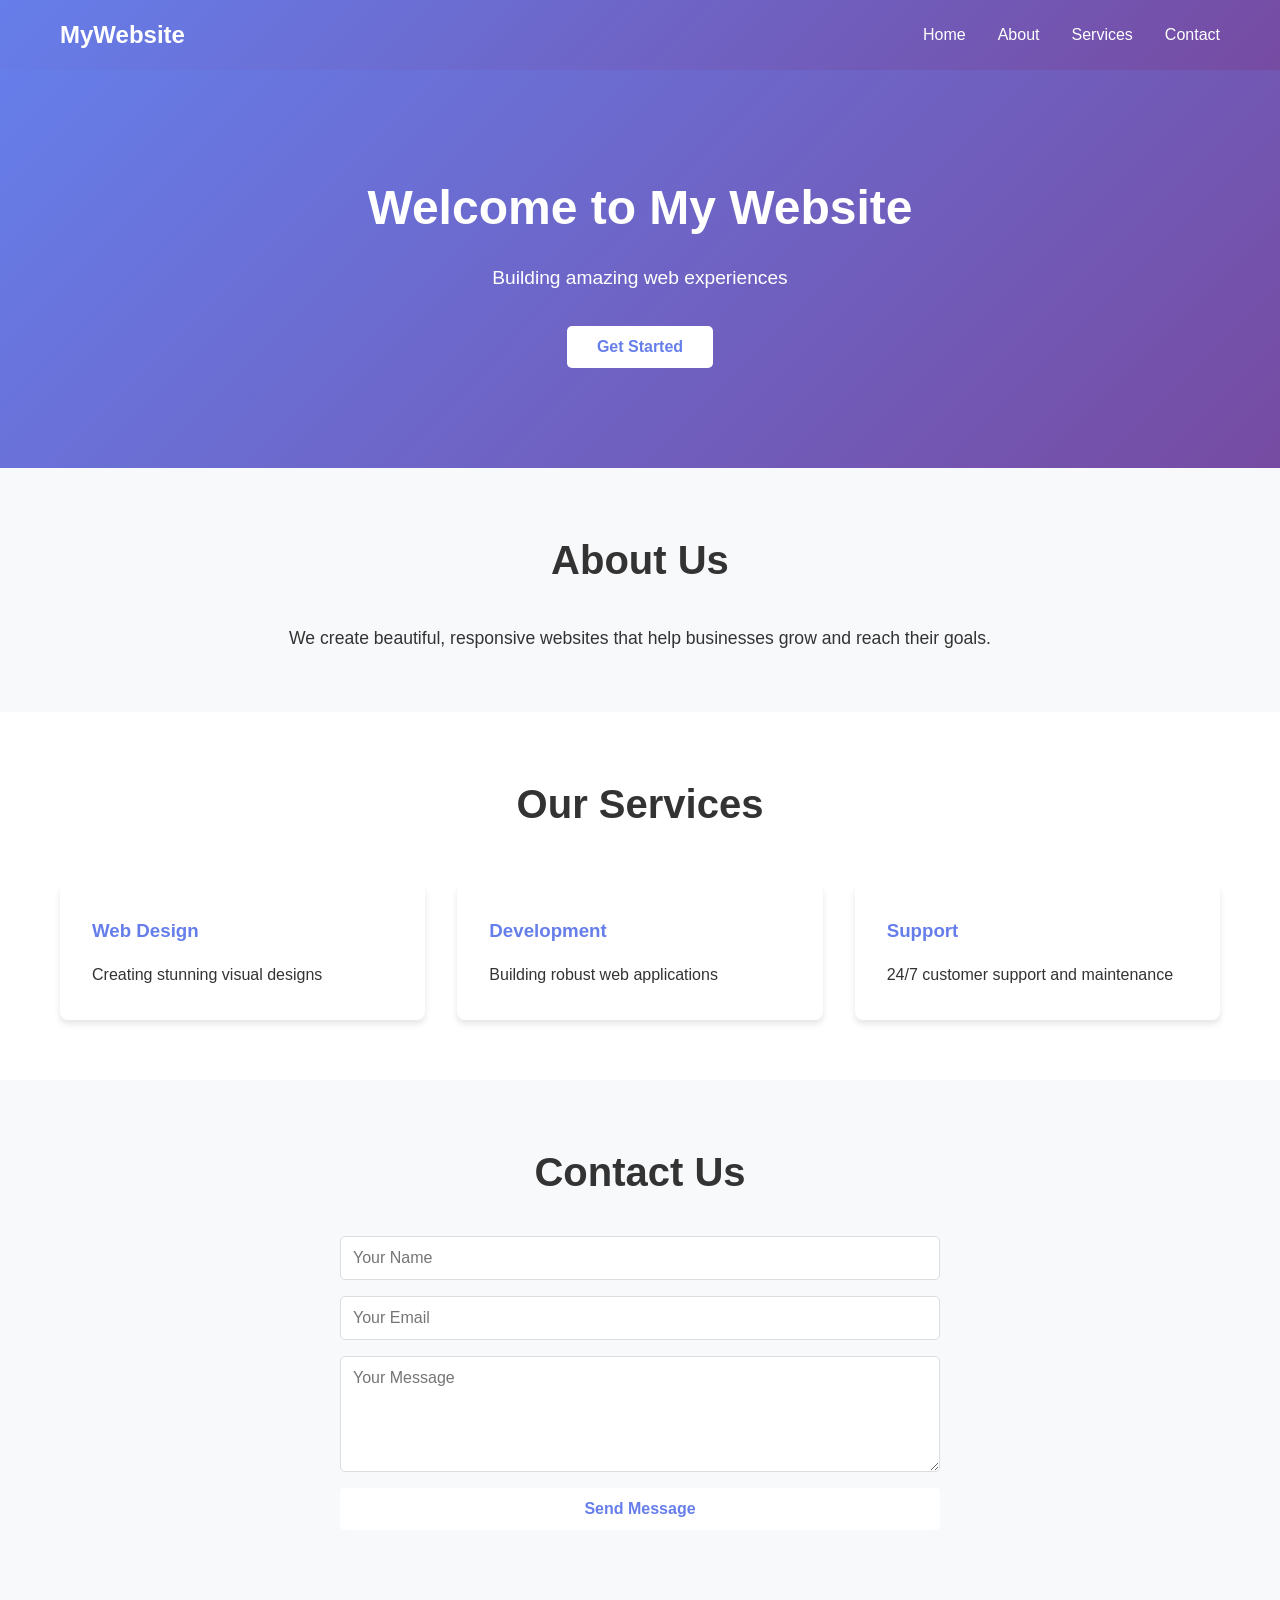
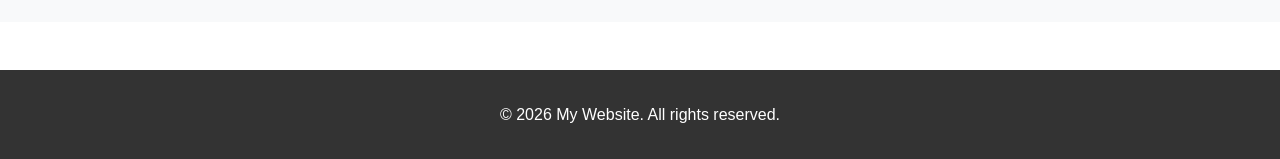
<file: index.html>
<!DOCTYPE html>
<html lang="en">
<head>
    <meta charset="UTF-8">
    <meta name="viewport" content="width=device-width, initial-scale=1.0">
    <title>Welcome - My Website</title>
    <link rel="stylesheet" href="styles.css">
</head>
<body>
    <header>
        <nav class="navbar">
            <div class="container">
                <h1 class="logo">MyWebsite</h1>
                <ul class="nav-links">
                    <li><a href="#home">Home</a></li>
                    <li><a href="#about">About</a></li>
                    <li><a href="#services">Services</a></li>
                    <li><a href="#contact">Contact</a></li>
                </ul>
            </div>
        </nav>
    </header>

    <main>
        <section id="home" class="hero">
            <div class="hero-content">
                <h2>Welcome to My Website</h2>
                <p>Building amazing web experiences</p>
                <button class="cta-button">Get Started</button>
            </div>
        </section>

        <section id="about" class="about">
            <div class="container">
                <h2>About Us</h2>
                <p>We create beautiful, responsive websites that help businesses grow and reach their goals.</p>
            </div>
        </section>

        <section id="services" class="services">
            <div class="container">
                <h2>Our Services</h2>
                <div class="services-grid">
                    <div class="service-card">
                        <h3>Web Design</h3>
                        <p>Creating stunning visual designs</p>
                    </div>
                    <div class="service-card">
                        <h3>Development</h3>
                        <p>Building robust web applications</p>
                    </div>
                    <div class="service-card">
                        <h3>Support</h3>
                        <p>24/7 customer support and maintenance</p>
                    </div>
                </div>
            </div>
        </section>

        <section id="contact" class="contact">
            <div class="container">
                <h2>Contact Us</h2>
                <form class="contact-form">
                    <input type="text" placeholder="Your Name" required>
                    <input type="email" placeholder="Your Email" required>
                    <textarea placeholder="Your Message" rows="5" required></textarea>
                    <button type="submit" class="cta-button">Send Message</button>
                </form>
            </div>
        </section>
    </main>

    <footer>
        <div class="container">
            <p>&copy; 2026 My Website. All rights reserved.</p>
        </div>
    </footer>

    <script src="script.js"></script>
</body>
</html>
</file>
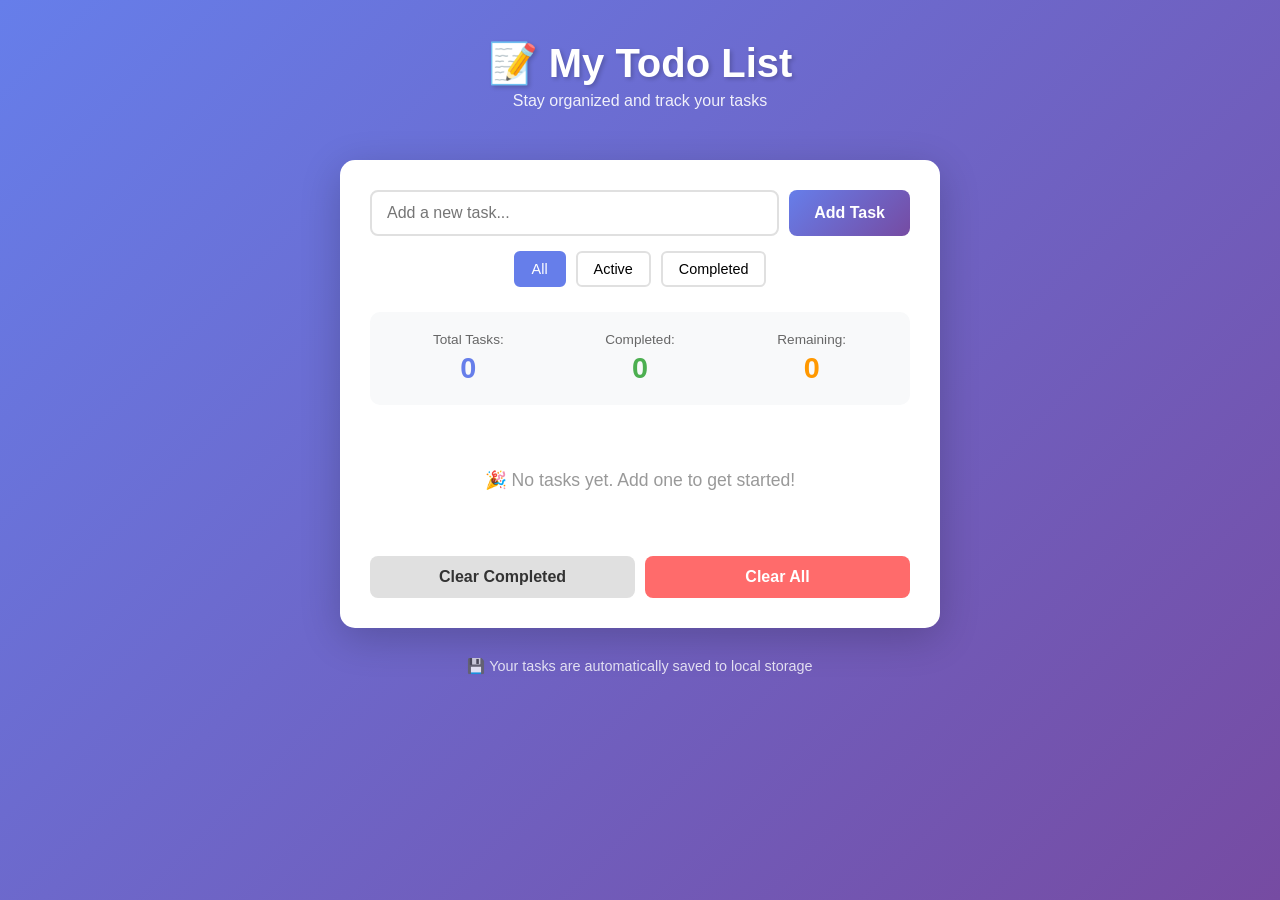
<file: todo-list.html>
<!DOCTYPE html>
<html lang="en">
<head>
    <meta charset="UTF-8">
    <meta name="viewport" content="width=device-width, initial-scale=1.0">
    <title>Todo List App</title>
    <link rel="stylesheet" href="todo-styles.css">
</head>
<body>
    <div class="container">
        <header>
            <h1>📝 My Todo List</h1>
            <p class="subtitle">Stay organized and track your tasks</p>
        </header>

        <main>
            <!-- Input Section -->
            <div class="input-section">
                <div class="input-wrapper">
                    <input 
                        type="text" 
                        id="todoInput" 
                        class="todo-input" 
                        placeholder="Add a new task..."
                        autocomplete="off"
                    >
                    <button id="addBtn" class="add-btn">Add Task</button>
                </div>
                <div class="filter-buttons">
                    <button class="filter-btn active" data-filter="all">All</button>
                    <button class="filter-btn" data-filter="active">Active</button>
                    <button class="filter-btn" data-filter="completed">Completed</button>
                </div>
            </div>

            <!-- Stats Section -->
            <div class="stats-section">
                <div class="stat">
                    <span class="stat-label">Total Tasks:</span>
                    <span class="stat-value" id="totalTasks">0</span>
                </div>
                <div class="stat">
                    <span class="stat-label">Completed:</span>
                    <span class="stat-value completed" id="completedTasks">0</span>
                </div>
                <div class="stat">
                    <span class="stat-label">Remaining:</span>
                    <span class="stat-value pending" id="remainingTasks">0</span>
                </div>
            </div>

            <!-- Todo List -->
            <div class="todo-list" id="todoList">
                <!-- Todos will be inserted here -->
            </div>

            <!-- Empty State -->
            <div class="empty-state" id="emptyState">
                <p>🎉 No tasks yet. Add one to get started!</p>
            </div>

            <!-- Action Buttons -->
            <div class="action-buttons">
                <button id="clearCompleted" class="btn btn-secondary">Clear Completed</button>
                <button id="clearAll" class="btn btn-danger">Clear All</button>
            </div>
        </main>

        <footer>
            <p>💾 Your tasks are automatically saved to local storage</p>
        </footer>
    </div>

    <script src="todo-script.js"></script>
</body>
</html>
</file>
<file: styles.css>
* {
    margin: 0;
    padding: 0;
    box-sizing: border-box;
}

body {
    font-family: 'Segoe UI', Tahoma, Geneva, Verdana, sans-serif;
    line-height: 1.6;
    color: #333;
}

.container {
    max-width: 1200px;
    margin: 0 auto;
    padding: 0 20px;
}

/* Header & Navigation */
header {
    background: linear-gradient(135deg, #667eea 0%, #764ba2 100%);
    color: white;
    position: sticky;
    top: 0;
    z-index: 100;
}

.navbar {
    padding: 1rem 0;
}

.navbar .container {
    display: flex;
    justify-content: space-between;
    align-items: center;
}

.logo {
    font-size: 1.5rem;
    font-weight: bold;
}

.nav-links {
    display: flex;
    list-style: none;
    gap: 2rem;
}

.nav-links a {
    color: white;
    text-decoration: none;
    transition: opacity 0.3s ease;
}

.nav-links a:hover {
    opacity: 0.8;
}

/* Hero Section */
.hero {
    background: linear-gradient(135deg, #667eea 0%, #764ba2 100%);
    color: white;
    padding: 100px 0;
    text-align: center;
}

.hero-content h2 {
    font-size: 3rem;
    margin-bottom: 1rem;
}

.hero-content p {
    font-size: 1.2rem;
    margin-bottom: 2rem;
}

/* CTA Button */
.cta-button {
    background: white;
    color: #667eea;
    border: none;
    padding: 12px 30px;
    font-size: 1rem;
    font-weight: bold;
    border-radius: 5px;
    cursor: pointer;
    transition: transform 0.3s ease, box-shadow 0.3s ease;
}

.cta-button:hover {
    transform: translateY(-2px);
    box-shadow: 0 10px 20px rgba(0, 0, 0, 0.2);
}

/* Sections */
section {
    padding: 60px 0;
}

section h2 {
    font-size: 2.5rem;
    margin-bottom: 2rem;
    text-align: center;
}

.about {
    background: #f8f9fa;
}

.about p {
    font-size: 1.1rem;
    text-align: center;
}

/* Services */
.services-grid {
    display: grid;
    grid-template-columns: repeat(auto-fit, minmax(250px, 1fr));
    gap: 2rem;
    margin-top: 3rem;
}

.service-card {
    background: white;
    padding: 2rem;
    border-radius: 8px;
    box-shadow: 0 4px 6px rgba(0, 0, 0, 0.1);
    transition: transform 0.3s ease;
}

.service-card:hover {
    transform: translateY(-5px);
}

.service-card h3 {
    color: #667eea;
    margin-bottom: 1rem;
}

/* Contact Section */
.contact {
    background: #f8f9fa;
}

.contact-form {
    max-width: 600px;
    margin: 2rem auto;
    display: flex;
    flex-direction: column;
    gap: 1rem;
}

.contact-form input,
.contact-form textarea {
    padding: 12px;
    border: 1px solid #ddd;
    border-radius: 5px;
    font-size: 1rem;
    font-family: inherit;
}

.contact-form input:focus,
.contact-form textarea:focus {
    outline: none;
    border-color: #667eea;
    box-shadow: 0 0 5px rgba(102, 126, 234, 0.3);
}

/* Footer */
footer {
    background: #333;
    color: white;
    text-align: center;
    padding: 2rem 0;
    margin-top: 3rem;
}

/* Responsive */
@media (max-width: 768px) {
    .nav-links {
        gap: 1rem;
    }

    .hero-content h2 {
        font-size: 2rem;
    }

    section h2 {
        font-size: 1.8rem;
    }

    .services-grid {
        grid-template-columns: 1fr;
    }
}
</file>
<file: todo-styles.css>
* {
    margin: 0;
    padding: 0;
    box-sizing: border-box;
}

body {
    font-family: 'Segoe UI', Tahoma, Geneva, Verdana, sans-serif;
    background: linear-gradient(135deg, #667eea 0%, #764ba2 100%);
    min-height: 100vh;
    padding: 20px;
}

.container {
    max-width: 600px;
    margin: 0 auto;
}

/* Header */
header {
    text-align: center;
    color: white;
    margin-bottom: 30px;
    padding: 20px 0;
}

header h1 {
    font-size: 2.5rem;
    margin-bottom: 5px;
    text-shadow: 2px 2px 4px rgba(0, 0, 0, 0.2);
}

.subtitle {
    font-size: 1rem;
    opacity: 0.9;
}

/* Main Section */
main {
    background: white;
    border-radius: 15px;
    padding: 30px;
    box-shadow: 0 10px 40px rgba(0, 0, 0, 0.2);
}

/* Input Section */
.input-section {
    margin-bottom: 25px;
}

.input-wrapper {
    display: flex;
    gap: 10px;
    margin-bottom: 15px;
}

.todo-input {
    flex: 1;
    padding: 12px 15px;
    border: 2px solid #e0e0e0;
    border-radius: 8px;
    font-size: 1rem;
    transition: border-color 0.3s ease;
}

.todo-input:focus {
    outline: none;
    border-color: #667eea;
    box-shadow: 0 0 8px rgba(102, 126, 234, 0.2);
}

.add-btn {
    padding: 12px 25px;
    background: linear-gradient(135deg, #667eea 0%, #764ba2 100%);
    color: white;
    border: none;
    border-radius: 8px;
    font-size: 1rem;
    font-weight: bold;
    cursor: pointer;
    transition: transform 0.2s ease, box-shadow 0.2s ease;
}

.add-btn:hover {
    transform: translateY(-2px);
    box-shadow: 0 5px 15px rgba(102, 126, 234, 0.3);
}

.add-btn:active {
    transform: translateY(0);
}

/* Filter Buttons */
.filter-buttons {
    display: flex;
    gap: 10px;
    justify-content: center;
}

.filter-btn {
    padding: 8px 16px;
    border: 2px solid #e0e0e0;
    background: white;
    border-radius: 6px;
    cursor: pointer;
    font-size: 0.9rem;
    font-weight: 500;
    transition: all 0.3s ease;
}

.filter-btn:hover {
    border-color: #667eea;
    color: #667eea;
}

.filter-btn.active {
    background: #667eea;
    color: white;
    border-color: #667eea;
}

/* Stats Section */
.stats-section {
    display: grid;
    grid-template-columns: repeat(3, 1fr);
    gap: 15px;
    margin-bottom: 25px;
    padding: 20px;
    background: #f8f9fa;
    border-radius: 10px;
}

.stat {
    text-align: center;
}

.stat-label {
    display: block;
    font-size: 0.85rem;
    color: #666;
    margin-bottom: 5px;
}

.stat-value {
    display: block;
    font-size: 1.8rem;
    font-weight: bold;
    color: #667eea;
}

.stat-value.completed {
    color: #4caf50;
}

.stat-value.pending {
    color: #ff9800;
}

/* Todo List */
.todo-list {
    margin-bottom: 25px;
}

.todo-item {
    display: flex;
    align-items: center;
    padding: 15px;
    background: #f8f9fa;
    border-radius: 8px;
    margin-bottom: 10px;
    transition: all 0.3s ease;
    gap: 12px;
}

.todo-item:hover {
    background: #efefef;
    transform: translateX(5px);
}

.todo-item.completed {
    opacity: 0.6;
}

.todo-item.completed .todo-text {
    text-decoration: line-through;
    color: #999;
}

/* Checkbox */
.todo-checkbox {
    width: 20px;
    height: 20px;
    cursor: pointer;
    accent-color: #667eea;
}

/* Todo Text */
.todo-text {
    flex: 1;
    font-size: 1rem;
    color: #333;
    word-break: break-word;
}

/* Priority Badge */
.priority-badge {
    padding: 4px 8px;
    border-radius: 4px;
    font-size: 0.75rem;
    font-weight: bold;
    color: white;
}

.priority-high {
    background: #ff6b6b;
}

.priority-medium {
    background: #ffd93d;
    color: #333;
}

.priority-low {
    background: #6bcf7f;
}

/* Delete Button */
.delete-btn {
    padding: 6px 12px;
    background: #ff4757;
    color: white;
    border: none;
    border-radius: 5px;
    cursor: pointer;
    font-size: 0.85rem;
    transition: background 0.3s ease;
}

.delete-btn:hover {
    background: #ff3838;
}

/* Empty State */
.empty-state {
    text-align: center;
    padding: 40px 20px;
    color: #999;
    font-size: 1.1rem;
    display: none;
}

.empty-state.show {
    display: block;
}

/* Action Buttons */
.action-buttons {
    display: flex;
    gap: 10px;
    margin-top: 25px;
}

.btn {
    flex: 1;
    padding: 12px;
    border: none;
    border-radius: 8px;
    font-size: 1rem;
    font-weight: bold;
    cursor: pointer;
    transition: all 0.3s ease;
}

.btn-secondary {
    background: #e0e0e0;
    color: #333;
}

.btn-secondary:hover {
    background: #d0d0d0;
}

.btn-danger {
    background: #ff6b6b;
    color: white;
}

.btn-danger:hover {
    background: #ff5252;
}

/* Footer */
footer {
    text-align: center;
    color: white;
    margin-top: 30px;
    font-size: 0.9rem;
    opacity: 0.8;
}

/* Responsive */
@media (max-width: 600px) {
    main {
        padding: 20px;
    }

    header h1 {
        font-size: 2rem;
    }

    .input-wrapper {
        flex-direction: column;
    }

    .add-btn {
        width: 100%;
    }

    .stats-section {
        grid-template-columns: 1fr;
        gap: 10px;
    }

    .action-buttons {
        flex-direction: column;
    }

    .btn {
        width: 100%;
    }
}

/* Animation */
@keyframes slideIn {
    from {
        opacity: 0;
        transform: translateY(-10px);
    }
    to {
        opacity: 1;
        transform: translateY(0);
    }
}

.todo-item {
    animation: slideIn 0.3s ease;
}
</file>
